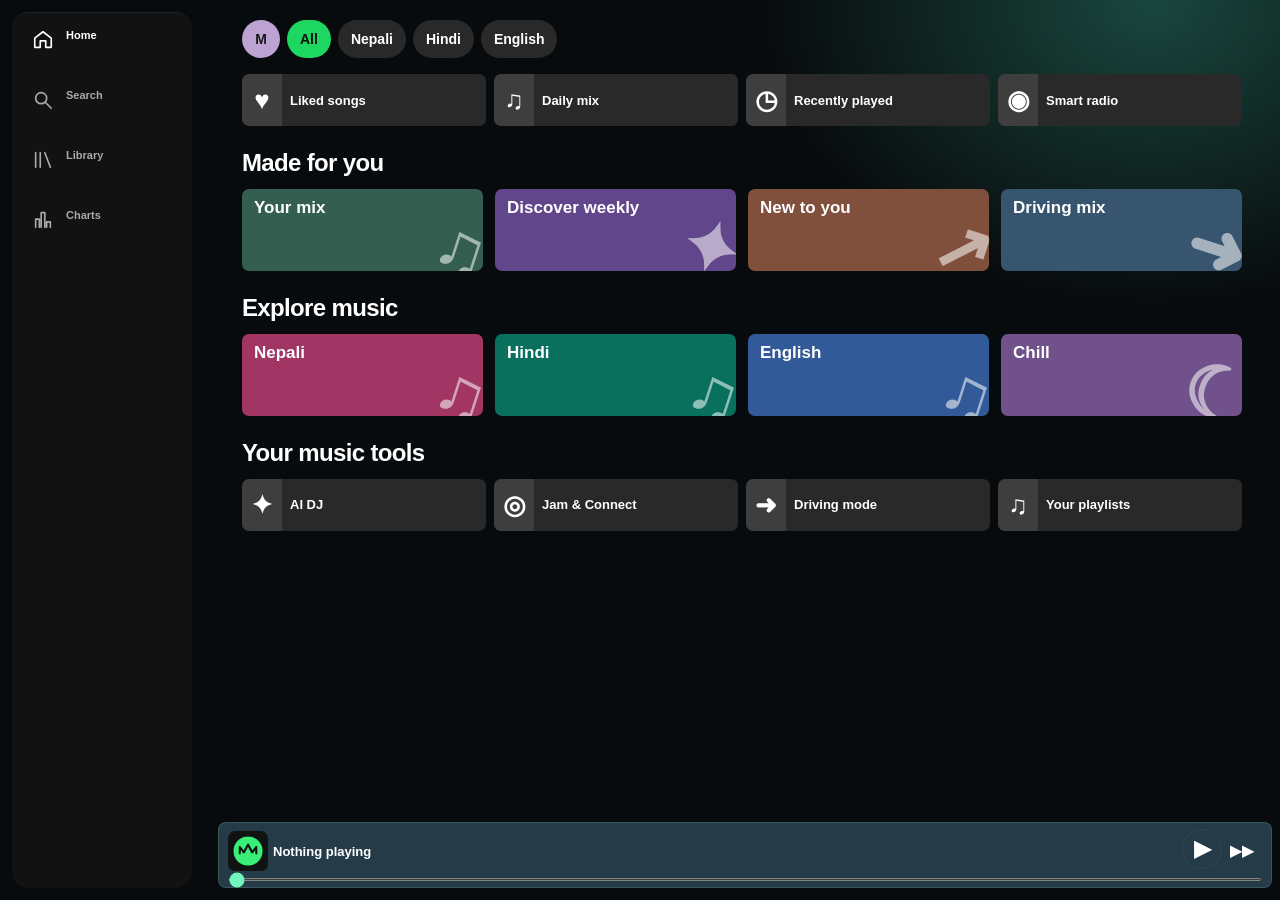
<file: index.html>
<!doctype html><html><head><meta charset="utf-8"><meta name="viewport" content="width=device-width,initial-scale=1,minimum-scale=1,maximum-scale=1,user-scalable=no,viewport-fit=cover"><meta name="theme-color" content="#101311"><link rel="manifest" href="manifest.json"><link rel="apple-touch-icon" href="icon.png"><link rel="icon" href="icon.png"><meta name="apple-mobile-web-app-capable" content="yes"><meta name="apple-mobile-web-app-title" content="Musicify"><title>Musicify</title><style>
*{box-sizing:border-box}body{margin:0;background:#101311;color:#f4f5ff;font:16px system-ui;padding:24px 18px 200px}main{max-width:850px;margin:auto}h1{font-size:34px;letter-spacing:-2px;margin:8px 0}small{color:#a9acc3}button,input,select{font:inherit;color:inherit;background:#25283a;border:0;border-radius:12px;padding:12px;margin:3px}button{cursor:pointer}button.active,.primary{background:#39ef78;color:#14200d;font-weight:bold}input{max-width:100%}section{background:#191c2a;border:1px solid #30344a;border-radius:22px;padding:16px;margin:16px 0}.hero{background:linear-gradient(125deg,#34336d,#1d483e);padding:26px}.track{display:flex;align-items:center;gap:10px;border-bottom:1px solid #30344a;padding:10px 0}.track img{width:48px;height:48px;border-radius:10px;object-fit:cover}.track div{flex:1;overflow-wrap:anywhere}.dock{position:fixed;bottom:0;left:0;right:0;background:#191c2a;border-top:1px solid #40445b;padding:12px 16px calc(12px + env(safe-area-inset-bottom));text-align:center;z-index:5}.dock input{width:min(95%,650px);padding:0;accent-color:#39ef78}.dock button{padding:10px 15px}.bars{display:flex;gap:4px;align-items:center;height:40px}.bars i{width:6px;background:#39ef78;border-radius:8px;height:12px}.playing .bars i{animation:pulse .7s infinite alternate}.bars i:nth-child(2n){animation-delay:.3s;height:28px}@keyframes pulse{to{height:38px}}.drive .track{font-size:22px}.drive button{min-height:52px}a{color:#39ef78}#status{color:#c2d7ac;overflow-wrap:anywhere}nav{display:flex;flex-wrap:wrap}label{display:block;margin:8px 0}</style><link rel="stylesheet" href="premium.css"><style>html,body{touch-action:pan-x pan-y;overscroll-behavior-x:none;-webkit-text-size-adjust:100%}input,textarea,select{font-size:16px!important}button,a{touch-action:manipulation}</style><script>for(const name of ['gesturestart','gesturechange','gestureend']) document.addEventListener(name,e=>{if(e.cancelable)e.preventDefault()},{passive:false});document.addEventListener('touchmove',e=>{if(e.touches.length>1&&e.cancelable)e.preventDefault()},{passive:false});document.addEventListener('dblclick',e=>{if(!e.target.closest('input,textarea,[contenteditable]')&&e.cancelable)e.preventDefault()},{passive:false});</script><link rel="stylesheet" href="design100.css"><link rel="stylesheet" href="signature.css"><link rel="stylesheet" href="dashboard110.css"><link rel="stylesheet" href="experience111.css"><link rel="stylesheet" href="playlist112.css"><link rel="stylesheet" href="intelligence120.css"><link rel="stylesheet" href="world122.css"><link rel="stylesheet" href="intelligence142.css"><link rel="stylesheet" href="clean148.css"><link rel="stylesheet" href="discovery149.css"><link rel="stylesheet" href="premium150.css"><link rel="stylesheet" href="taste151.css"><link rel="stylesheet" href="ultimate170.css"><link rel="stylesheet" href="features171.css"><link rel="stylesheet" href="pro175.css"></head><body><main><small>YOUR MUSIC. YOUR WORLD.</small><h1 style="display:flex;align-items:center;gap:10px"><img src="icon.png" alt="" width="48" height="48" style="border-radius:12px">Musicify<span style="color:#39ef78">.</span></h1><nav id="nav"></nav><section class="hero"><small>PERSONAL SOUND SYSTEM</small><h2 id="headline">Find your frequency.</h2><div class="bars"><i></i><i></i><i></i><i></i><i></i><i></i><i></i><i></i></div><p>Online discovery · Offline collection</p></section><div id="panel"></div><p id="status" role="status"></p></main><div class="dock"><img class="miniart" id="miniart" src="icon.png" alt=""><strong id="now" tabindex="0" role="button" aria-label="Expand player">Nothing playing</strong><br><input id="seek" type="range" min="0" max="100" value="0" aria-label="Seek"><div class="controls"><button id="shuffle">⤨</button><button id="prev">◀◀</button><button id="play" class="primary">▶</button><button id="next">▶▶</button><button id="repeat">↻</button></div><small id="clock">0:00 / 0:00</small></div><audio id="audio" preload="metadata"></audio><script src="app.js"></script><script src="advanced.js"></script><script src="youtube.js"></script><script src="premium.js"></script><script src="ultra.js"></script><script src="jam-qr.js"></script><script src="jam.js"></script><script src="smart.js"></script><script src="polish.js"></script><script src="discovery84.js"></script><script src="audius841.js"></script><script src="clean85.js"></script><script src="smart86.js"></script><script src="catalogue87.js"></script><script src="global89.js"></script><script src="lyrics90.js"></script><script src="audio91.js"></script><script src="dna92.js"></script><script src="dj93.js"></script><script src="mix94.js"></script><script src="providers95.js"></script><script src="connect96.js"></script><script src="design100.js"></script><script src="signature.js"></script><script src="lyrics101.js"></script><script src="performance105.js"></script><script src="ultimate109.js"></script><script src="dashboard110.js"></script><script src="experience111.js"></script><script src="playlist112.js"></script><script src="intelligence120.js"></script><script src="world122.js"></script><script src="music123.js"></script><script src="final130.js"></script><script src="background132.js"></script><script src="stream140.js"></script><script src="reliability141.js"></script><script src="intelligence142.js"></script><script src="playback143.js"></script><script src="discovery144.js"></script><script src="player145.js"></script><script src="free147.js"></script><script src="clean148.js"></script><script src="discovery149.js"></script><script src="premium150.js"></script><script src="taste151.js"></script><script src="ultimate170.js"></script><script src="features171.js"></script><script src="search175.js"></script><script src="pro175.js"></script></body></html>
</file>
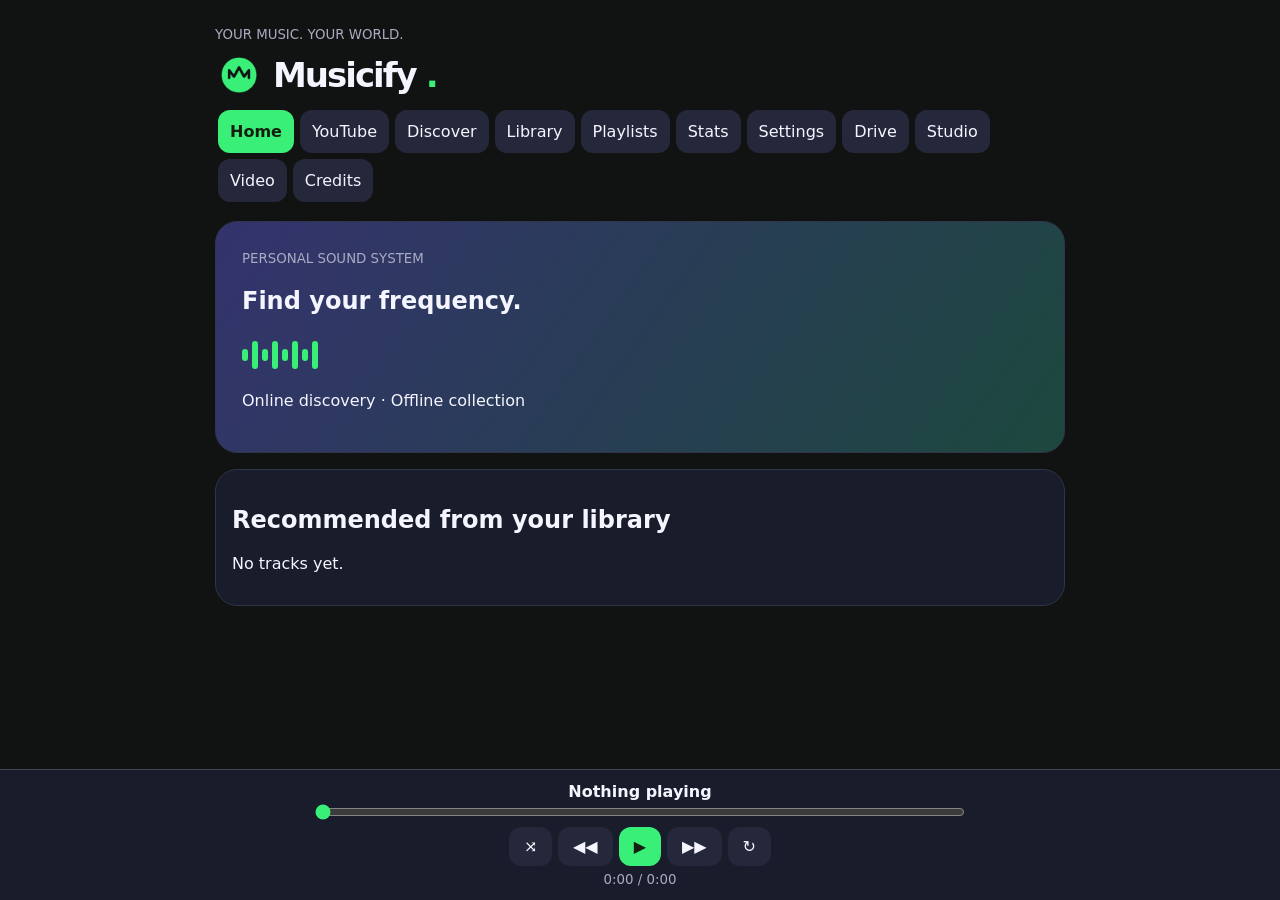
<file: pwa/index.html>
<!doctype html><html><head><meta charset="utf-8"><meta name="viewport" content="width=device-width,initial-scale=1,viewport-fit=cover"><meta name="theme-color" content="#101311"><link rel="manifest" href="manifest.json"><link rel="apple-touch-icon" href="icon.png"><link rel="icon" href="icon.png"><meta name="apple-mobile-web-app-title" content="Musicify"><title>Musicify</title><style>
*{box-sizing:border-box}body{margin:0;background:#101311;color:#f4f5ff;font:16px system-ui;padding:24px 18px 200px}main{max-width:850px;margin:auto}h1{font-size:34px;letter-spacing:-2px;margin:8px 0}small{color:#a9acc3}button,input,select{font:inherit;color:inherit;background:#25283a;border:0;border-radius:12px;padding:12px;margin:3px}button{cursor:pointer}button.active,.primary{background:#39ef78;color:#14200d;font-weight:bold}input{max-width:100%}section{background:#191c2a;border:1px solid #30344a;border-radius:22px;padding:16px;margin:16px 0}.hero{background:linear-gradient(125deg,#34336d,#1d483e);padding:26px}.track{display:flex;align-items:center;gap:10px;border-bottom:1px solid #30344a;padding:10px 0}.track img{width:48px;height:48px;border-radius:10px;object-fit:cover}.track div{flex:1;overflow-wrap:anywhere}.dock{position:fixed;bottom:0;left:0;right:0;background:#191c2a;border-top:1px solid #40445b;padding:12px 16px calc(12px + env(safe-area-inset-bottom));text-align:center;z-index:5}.dock input{width:min(95%,650px);padding:0;accent-color:#39ef78}.dock button{padding:10px 15px}.bars{display:flex;gap:4px;align-items:center;height:40px}.bars i{width:6px;background:#39ef78;border-radius:8px;height:12px}.playing .bars i{animation:pulse .7s infinite alternate}.bars i:nth-child(2n){animation-delay:.3s;height:28px}@keyframes pulse{to{height:38px}}.drive .track{font-size:22px}.drive button{min-height:52px}a{color:#39ef78}#status{color:#c2d7ac;overflow-wrap:anywhere}nav{display:flex;flex-wrap:wrap}label{display:block;margin:8px 0}</style></head><body><main><small>YOUR MUSIC. YOUR WORLD.</small><h1 style="display:flex;align-items:center;gap:10px"><img src="icon.png" alt="" width="48" height="48" style="border-radius:12px">Musicify<span style="color:#39ef78">.</span></h1><nav id="nav"></nav><section class="hero"><small>PERSONAL SOUND SYSTEM</small><h2 id="headline">Find your frequency.</h2><div class="bars"><i></i><i></i><i></i><i></i><i></i><i></i><i></i><i></i></div><p>Online discovery · Offline collection</p></section><div id="panel"></div><p id="status" role="status"></p></main><div class="dock"><strong id="now">Nothing playing</strong><br><input id="seek" type="range" min="0" max="100" value="0" aria-label="Seek"><div><button id="shuffle">⤨</button><button id="prev">◀◀</button><button id="play" class="primary">▶</button><button id="next">▶▶</button><button id="repeat">↻</button></div><small id="clock">0:00 / 0:00</small></div><audio id="audio" preload="metadata"></audio><script src="app.js"></script><script src="advanced.js"></script><script src="youtube.js"></script></body></html>
</file>
<file: premium.css>
:root{color-scheme:dark;--green:#1ed760}body{background:#121212;color:#fff;padding:18px 16px 210px;font-family:system-ui,-apple-system,sans-serif}main{max-width:1100px}main>small,.hero{display:none}h1{font-size:28px;letter-spacing:-1px}h2{font-size:23px;letter-spacing:-.6px}section{background:transparent;border:0;border-radius:0;padding:0;margin:24px 0}button,input,select,textarea{background:#282828;border-radius:24px;color:white}button.active,.primary{background:var(--green);color:#101010}small{color:#b3b3b3}#nav{position:fixed;bottom:0;left:0;right:0;z-index:10;background:#101010;display:flex;justify-content:space-around;padding:5px 4px calc(5px + env(safe-area-inset-bottom));flex-wrap:nowrap}#nav button{background:none;color:#aaa;font-size:11px;margin:0;padding:5px;display:grid;justify-items:center;gap:3px;min-width:55px}#nav button.active{color:white}#nav svg{width:24px;height:24px;fill:none;stroke:currentColor;stroke-width:1.8}.dock{bottom:calc(61px + env(safe-area-inset-bottom));background:#263d32;border:0;border-radius:9px;margin:0 8px;padding:8px;display:grid;grid-template-columns:44px 1fr auto;align-items:center;text-align:left;gap:6px}.dock #now{font-size:13px;overflow:hidden;text-overflow:ellipsis;white-space:nowrap}.dock br,.dock #clock,.dock #shuffle,.dock #prev,.dock #repeat{display:none}.dock input{grid-column:1/-1;grid-row:2;width:100%;height:3px;margin:0}.dock button{background:transparent;color:white;padding:8px;margin:0}.dock #play{font-size:22px}.dock .controls{display:flex}.miniart{width:44px;height:44px;object-fit:cover;border-radius:4px}.track{border:0;gap:12px;padding:9px 0}.track img{width:56px;height:56px;border-radius:4px}.track b{font-weight:600}.track button{background:transparent;padding:8px}.chips,.quick,.shelf{display:flex;gap:10px;overflow-x:auto;scrollbar-width:none}.quick{display:grid;grid-template-columns:1fr 1fr}.quick button{border-radius:5px;margin:0;text-align:left;padding:16px 10px;background:#292929}.shelf article{flex:0 0 150px;min-width:0}.shelf img{width:100%;aspect-ratio:1;object-fit:cover;border-radius:5px}.shelf button{background:none;text-align:left;padding:0;margin:0;width:100%}.shelf b{display:block;overflow:hidden;text-overflow:ellipsis;white-space:nowrap}.genres{display:grid;grid-template-columns:1fr 1fr;gap:12px}.genres button{margin:0;border-radius:8px;min-height:100px;text-align:left;font-size:19px;font-weight:700;align-content:start;padding:15px}.searchbar{display:flex;gap:4px}.searchbar input{background:#fff;color:#111;border-radius:6px;flex:1;min-width:0}.searchbar button{background:var(--green);color:#111}.moregrid{display:grid;grid-template-columns:1fr 1fr;gap:8px}.moregrid button{border-radius:8px;text-align:left}.fullplayer{position:fixed;inset:0;z-index:20;background:linear-gradient(#38594a,#121212 80%);padding: max(18px,env(safe-area-inset-top)) 24px 24px;overflow:auto}.fullplayer[hidden]{display:none}.fullplayer img{width:min(100%,380px);aspect-ratio:1;object-fit:cover;display:block;margin:30px auto}.fullplayer input{width:100%;accent-color:white}.fullplayer .bigcontrols{display:flex;justify-content:space-between;align-items:center}.fullplayer .bigcontrols button{background:none;font-size:23px}.fullplayer .bigcontrols button:nth-child(3){background:white;color:black;width:64px;height:64px;border-radius:50%}#ytPersistent{background:#181818;padding:12px;border-radius:8px}#ytPersistent[hidden]{display:none}body:has(#ytPersistent:not([hidden])) .fullplayer img{display:none}body:has(#ytPersistent:not([hidden])) .fullplayer{position:relative;inset:auto;z-index:auto;margin:10px 0} @media(min-width:850px){body{padding-left:200px}#nav{width:175px;top:0;bottom:0;flex-direction:column;justify-content:flex-start;gap:20px;padding-top:70px}#nav button{font-size:15px;display:flex;gap:12px;padding:12px} .dock{left:185px;bottom:8px}.genres{grid-template-columns:repeat(4,1fr)}}
/* V5 */
body{padding-top:calc(12px + env(safe-area-inset-top));background:linear-gradient(165deg,#23372e 0,#121212 300px);font-size:16px}main>h1{font-size:24px;margin:0 0 24px}h2{font-size:25px;margin:26px 0 14px}button{min-height:44px}input:not([type=range]):not([type=checkbox]),select{font-size:16px} .welcome{display:flex;align-items:center;justify-content:space-between;color:#b8c8bd;font-size:11px;letter-spacing:2px}.welcome button{font-size:22px;background:none}.quick button{min-height:64px;font-size:14px;background:linear-gradient(120deg,#385747,#262626)}.quick button:nth-child(3n){background:linear-gradient(120deg,#684254,#262626)}.genres button{position:relative;overflow:hidden;min-height:112px;isolation:isolate}.genres button:after{content:'♫';position:absolute;right:-6px;bottom:-20px;transform:rotate(23deg);font-size:100px;color:#ffffff35;z-index:-1}.shelf article{flex-basis: min(43vw,190px)}.shelf b{font-size:14px;margin-top:7px}.shelf small{display:block;overflow:hidden;text-overflow:ellipsis;white-space:nowrap}.searchbar{position:sticky;top:env(safe-area-inset-top);z-index:3;background:#121212;padding:6px 0}.searchbar input{min-height:48px}.hasresults .genres,.hasresults .genres~*{display:none}.hasresults h2:has(+.genres){display:none}.track div{min-width:0}.track b{display:-webkit-box;-webkit-line-clamp:2;-webkit-box-orient:vertical;overflow:hidden}.track small{font-size:13px}.dock{background:#304b3d}.dock #now{font-size:14px}.dock input{accent-color:#fff}.settingslist{display:flex;flex-direction:column}.settingslist button{background:#202020;padding:15px 18px;border-radius:8px}.connect input{display:block;width:100%;margin:8px 0}.connect{background:#202020;border-radius:16px;padding:16px}#v5notice{font-size:13px;color:#b3b3b3;margin-top:18px}#nav button{min-height:50px}.fullplayer{margin:0}.fullplayer #fulltitle{overflow-wrap:anywhere}@media(min-width:850px){.shelf article{flex-basis:190px}}
/* Ultra player */
.fullplayer{overflow-y:auto!important;padding:calc(14px + env(safe-area-inset-top)) 24px calc(32px + env(safe-area-inset-bottom))!important;background:linear-gradient(#365748,#121212 70%)!important}.fullplayer #fullart{width:min(100%,380px);height:auto;aspect-ratio:1;object-fit:cover;margin:24px auto;display:block;border-radius:8px}.fullplayer #fulltitle{font-size:24px;line-height:1.2;display:-webkit-box;-webkit-line-clamp:2;-webkit-box-orient:vertical;overflow:hidden;margin:12px 0 4px}.fullplayer #uArtist{color:#ccc;margin:0 0 18px}.uactions{display:flex;flex-wrap:wrap;justify-content:space-between;gap:4px}.uactions button{background:#ffffff15;font-size:13px;padding:8px}.ulyric,.udna{background:#ffffff14;border:0;border-radius:18px;padding:18px;margin:20px 0}.ulyric header{display:flex;justify-content:space-between;align-items:center}.ulyric h2,.udna h2{margin:0 0 12px;font-size:22px}#uLines{max-height:260px;overflow:auto;position:relative;white-space:pre-wrap}#uLines button{display:block;text-align:left;background:none;color:#aab7af;font-size:23px;font-weight:700;line-height:1.4;padding:8px 0;width:100%}#uLines button.active{color:white;background:none}.lyricsExpanded #uLines{max-height:65vh}#uSheet{background:#242424;color:white;border:0;border-radius:22px;width:min(94vw,480px);max-height:80vh;padding:22px}#uSheet::backdrop{background:#0009}#uSheet button,#uSheet input,#uSheet textarea{display:block;width:100%;margin:8px 0}#uSheet textarea{background:#333;color:white;font-size:16px}

.fullplayer #fulltitle{min-height:2.4em;overflow-anchor:none}.fullplayer #uArtist{min-height:1.4em}.fullplayer #fullart{flex-shrink:0}.fullplayer{overscroll-behavior:contain}#uLines{overflow-anchor:none}

.jam82 .jamhero{background:#242424;border-radius:24px;padding:24px;text-align:center;margin:20px 0}.jam82 .primary{background:#1ed760;color:#101010;font-weight:700;width:100%;padding:16px}.jam82 button[hidden],.jam82 details[hidden]{display:none!important}
/* 8.3 layout corrections */
.fullplayer{margin:0!important;border-radius:0;box-sizing:border-box;overscroll-behavior:contain}.fullplayer #fullart{width:min(100%,340px,40dvh);margin:16px auto}.fullplayer #fulltitle{min-height:0;font-size:clamp(20px,5vw,26px)}.fullplayer #uArtist{margin-bottom:10px}.fullplayer .bigcontrols button{margin:0;padding:8px}.uactions{gap:6px;justify-content:space-between}.uactions button{flex:1 1 auto;margin:0}.fullplayer #fullseek{margin:8px 0}.fullplayer #collapse{margin:0 8px 0 0}.settingslist button{display:flex;justify-content:space-between;align-items:center;margin:0}.settingslist button span{color:#aaa}.muted{color:#aaa}.devicecard{padding:16px;border-radius:14px;background:#343434}.devicecard p{margin:6px 0;color:#1ed760}#uSheet{box-sizing:border-box;margin:auto auto max(12px,env(safe-area-inset-bottom));max-height:85dvh;overflow:auto}#uSheet .primary{color:#111;background:#1ed760}.jam82 #jamQueue p{padding:12px;background:#242424;border-radius:10px}.jam82 #jamInfo{color:#b3b3b3}.jam82 button{min-height:44px}.jam82 #jamCopy{background:#1ed760;color:#111;font-weight:700}.jam82 #jamQueue button{float:none}.jam82 #jamAdd{background:#343434}html{background:#121212;min-height:100%}body{min-height:100dvh;box-sizing:border-box}#panel{min-height:45vh}
.m84search #query{width:100%;border-radius:24px;background:#292929;padding:14px 18px;margin:0 0 8px}.m84history{display:flex;flex-wrap:wrap;align-items:center;gap:4px}.m84history button{font-size:13px;padding:8px 12px}.m84search .track{border-bottom:1px solid #ffffff12}.m84search .track img{border-radius:8px}button:focus:not(:focus-visible){outline:none}
/* 8.5 minimal audio-first layout */
body{background:#0c0c0e!important}main{padding-top:0!important}main>h1{font-size:26px!important;letter-spacing:-1px}main>h1 img{width:32px;height:32px}main>.hero,main>small{display:none!important}#panel section.search85{padding:0;background:none;border:0;margin:12px 0}.search85 input{width:100%;margin:0 0 14px;background:#252529;border-radius:22px}.search85 h2,.home85head h2{font-size:28px}.home85head{display:flex;align-items:center;justify-content:space-between}.home85head button{background:#242426}.chart85{padding:24px;border-radius:18px;background:linear-gradient(140deg,#5633a0,#ad3658);margin:12px 0}.chart85 h2{font-size:32px}.nav85icon{display:block;font-size:25px;line-height:1}.stream85{padding:14px;background:#202024;border-radius:14px;margin:10px 0}.stream85 input{display:block;width:100%;margin:6px 0}.stream85 summary{cursor:pointer}.stream85 small{display:block}.library85{margin:12px 0}#nav{border-radius:24px 24px 0 0;background:#171719!important}#nav button{flex:1}.dock{border-radius:12px;margin:0 8px;background:#293b34!important}body[data-screen=Discover] #panel{min-height:35vh}
</file>
<file: design100.css>
:root{--green:#39ef78;--surface100:#181b1c}body{background:radial-gradient(ellipse at 20% 0,#18372c 0,transparent 360px),#0b0d0e!important;color:#f5f7f6}main>h1{margin-bottom:14px!important}#panel h2{letter-spacing:-.7px}#panel h3{letter-spacing:-.3px}button{transition:background .15s ease}button:focus-visible,summary:focus-visible{outline:2px solid #39ef78;outline-offset:3px}button:active{filter:brightness(.88)}.eyebrow100{font-size:10px;letter-spacing:2px;color:#a8c8b5}.home85head h2{margin:5px 0 16px}.feature100{background:linear-gradient(125deg,#174d3c,#263a53);padding:22px;border-radius:24px;margin:8px 0 18px;box-shadow:0 12px 35px #0003}.feature100 h2{font-size:29px;line-height:1.12;margin:10px 0}.feature100 p{color:#d3e4dc;font-size:14px}.feature100 small{letter-spacing:1.6px}.feature100 button{margin:5px 0 0;border-radius:30px;padding:12px 20px}.quick button{border-radius:13px!important;background:#222a29!important}.genres button{border-radius:16px!important;min-height:92px}.art100{display:flex;gap:14px;overflow-x:auto;scroll-snap-type:x proximity;padding-bottom:10px}.art100 button{flex:0 0 min(40vw,175px);min-width:0;text-align:left;background:none;padding:0;margin:0;scroll-snap-align:start}.art100 img,.artfallback100{display:grid;place-items:center;width:100%;aspect-ratio:1;object-fit:cover;border-radius:15px;background:#243a34;font-size:48px}.art100 b,.art100 small{display:block;overflow:hidden;text-overflow:ellipsis;white-space:nowrap;margin-top:6px}.group100{background:#191d1e;border:1px solid #ffffff0d;border-radius:15px;margin:10px 0;padding:0 14px}.group100>summary{padding:17px 0;cursor:pointer;font-weight:650}.group100>section{margin:0 0 12px;padding:12px;background:#101415;border-radius:12px}.group100 input:not([type=checkbox]):not([type=range]){max-width:100%}.librarytools100{margin:10px 0}.settingslist{gap:7px}.settingslist button{border-radius:12px;background:#191d1e}.track img{border-radius:10px}.track{border-bottom:1px solid #ffffff08}.dock{background:#253b33!important;box-shadow:0 5px 24px #0007;border:1px solid #ffffff15;border-radius:16px!important}#nav{background:#111617!important;border-top:1px solid #ffffff10}#nav button.active{color:#39ef78}#nav svg{width:24px;height:24px}.fullplayer{background:radial-gradient(ellipse at 50% 12%,#395e50,#111719 65%)!important}.fullplayer #fullart{border-radius:20px;box-shadow:0 20px 40px #0005;width:min(100%,390px,44dvh)}.fullplayer .bigcontrols button:nth-child(3){background:#39ef78;color:#101510}.uactions button{border-radius:20px}.ulyric,.udna{border:1px solid #ffffff12;background:#ffffff0b}.search85 input{border:1px solid #ffffff18}.search85 input:focus{outline:1px solid #39ef78}body[data-screen=More] #panel>section,body[data-screen=Settings] #panel>section{background:#181d1e}@media(prefers-reduced-motion:reduce){button{transition:none}}
</file>
<file: signature.css>
:root{--green:#72f5bd;--ink:#080b0d;--muted:#a2afae;color-scheme:dark}html{background:#080b0d}body{background:radial-gradient(ellipse at 90% 0,#16352e 0,transparent 420px),#080b0d!important;font-family:-apple-system,BlinkMacSystemFont,'Segoe UI',sans-serif;padding:calc(18px + env(safe-area-inset-top)) 20px 190px;color:#f6faf8}main{max-width:1000px}main>h1{font-size:25px!important;letter-spacing:-1.4px!important;margin:0 0 30px!important}main>h1 img{width:36px;height:36px;border-radius:12px!important}small{color:var(--muted)}#panel h2{font-size:26px;letter-spacing:-1.2px;line-height:1.12}#panel h3{font-size:18px;letter-spacing:-.4px}button,input,select,textarea{background:#171e22;border:1px solid #ffffff0c;border-radius:14px}button{font-weight:600}button.primary,button.active,.primary{background:var(--green);color:#082219}section{background:#11171a;border:1px solid #ffffff0c;border-radius:22px}#panel .home85head h2{font-size:36px;letter-spacing:-2px;margin:6px 0 20px}.eyebrow100{color:#72f5bd;letter-spacing:2.5px;font-weight:700}.feature100{position:relative;isolation:isolate;overflow:hidden;background:linear-gradient(125deg,#174f42,#102b30 65%,#101c25);min-height:230px;padding:25px;border:1px solid #75eac32b;border-radius:28px}.feature100:after{content:'';position:absolute;z-index:-1;width:240px;height:240px;right:-75px;top:-25px;border-radius:50%;background:repeating-radial-gradient(circle,#8cf8d022 0 1px,transparent 2px 12px);transform:rotate(-20deg)}.feature100 h2{font-size:34px!important;max-width:260px;letter-spacing:-1.8px!important}.feature100 p{max-width:245px}.feature100 button{background:#72f5bd;color:#082219}.quick{gap:10px}.quick button{background:#141d20!important;border:1px solid #ffffff10;border-radius:18px!important;display:flex;align-items:center;gap:10px;min-height:68px}.quick svg{width:22px;height:22px;stroke:#72f5bd;fill:none;flex-shrink:0}.genres button{min-height:112px;border-radius:20px!important;box-shadow:inset 0 0 0 1px #ffffff18}.art100 button{flex-basis:min(43vw,185px)}.art100 img,.artfallback100{border-radius:19px}.art100 b{font-size:15px}.track{padding:10px 4px;gap:13px;border-bottom:1px solid #ffffff0b}.track img{width:58px;height:58px;border-radius:13px}.track small{color:#a2afae}.track button{border:0}.search85 input{background:#151f23!important;color:white;border:1px solid #ffffff1a;border-radius:17px;padding:16px 18px 16px 48px!important}.signature-search{position:relative}.signature-search:before{content:'⌕';position:absolute;left:16px;top:7px;font-size:30px;color:#72f5bd;pointer-events:none}.chart85{background:linear-gradient(130deg,#3b285e,#162c42 75%);border-radius:28px;padding:30px;border:1px solid #ffffff20}.chart85 h2{font-size:40px!important}.group100,.settingslist button,.librarytools100 details{background:#131b1e;border:1px solid #ffffff0e;border-radius:18px}.group100>summary{padding:20px 0}.group100>section{background:#0b1114}.dock{bottom:calc(80px + env(safe-area-inset-bottom));margin:0 14px;background:#1a302c!important;border:1px solid #a3ffda25;border-radius:20px!important;padding:10px;grid-template-columns:48px minmax(0,1fr) auto;box-shadow:0 12px 32px #0009}.miniart{width:48px;height:48px;border-radius:12px}.dock #play{background:#72f5bd;color:#082219;border-radius:50%;width:44px;height:44px;padding:0}.dock #next{border:0}.dock input{accent-color:#72f5bd}#nav{left:12px;right:12px;bottom:calc(8px + env(safe-area-inset-bottom));padding:6px!important;border:1px solid #ffffff15;border-radius:24px!important;background:#121a1eee!important;backdrop-filter:blur(20px);box-shadow:0 8px 28px #0009;gap:4px}#nav button{border:0;border-radius:17px;color:#a2afae;min-width:0}#nav button.active{background:#25453d;color:#72f5bd}#nav svg{stroke-linecap:round;stroke-linejoin:round}.fullplayer{background:radial-gradient(ellipse at 50% 0,#30564e,#0a1114 65%)!important;padding-left:max(24px,calc((100vw - 460px)/2))!important;padding-right:max(24px,calc((100vw - 460px)/2))!important}.fullplayer #fullart{width:min(100%,420px,45dvh);border-radius:26px;box-shadow:0 24px 55px #0008;margin:24px auto}.fullplayer #fulltitle{font-size:29px;letter-spacing:-1px}.fullplayer .bigcontrols button:nth-child(3){background:#72f5bd;color:#082219;width:72px;height:72px}.fullplayer .bigcontrols button{border:0}.fullplayer input{accent-color:#72f5bd}.uactions button{background:#ffffff0b;border:1px solid #ffffff12}.ulyric,.udna{background:#ffffff08;border-radius:24px;padding:22px}#uLines button.active{color:#72f5bd}dialog,#uSheet{background:#152024;border:1px solid #ffffff18;border-radius:28px;color:white}textarea{max-width:100%;color:white}button:focus-visible,input:focus-visible,summary:focus-visible{outline:2px solid #72f5bd;outline-offset:2px}@media(min-width:850px){body{padding-left:220px}#nav{top:20px;left:16px;right:auto;bottom:20px;width:180px;padding:20px 10px!important;gap:12px}#nav button{flex:0;min-height:58px}.dock{left:210px;bottom:16px}.feature100{min-height:250px}.quick{grid-template-columns:repeat(4,1fr)}}@media(prefers-reduced-motion:reduce){*{animation:none!important;transition:none!important}}
</file>
<file: dashboard110.css>
body[data-screen=Home]{background:radial-gradient(ellipse at 90% 0,#19473e 0,transparent 390px),#080b0d!important}.feature100{min-height:270px;background:linear-gradient(145deg,#236b56,#153c38 48%,#101b27)!important;box-shadow:0 20px 40px #0009,inset 0 1px 1px #b7ffe74d,inset 0 -3px 0 #0005;perspective:650px}.feature100 h2,.feature100 p{position:relative;z-index:2;max-width:65%}.feature100 button{position:relative;z-index:2;box-shadow:0 5px 0 #27866a,0 9px 20px #0005}.disc110{position:absolute;right:-48px;top:38px;width:190px;height:190px;border-radius:50%;transform:rotateY(-28deg) rotateZ(-18deg);background:repeating-radial-gradient(circle,#1c292c 0 2px,#0b1115 3px 6px);border:2px solid #78948c;box-shadow:8px 8px 0 #080d10,18px 22px 30px #0009,inset 0 0 22px #75f6bd44;pointer-events:none}.disc110:before{content:'';position:absolute;inset:35%;border-radius:50%;background:radial-gradient(circle,#081311 0 8%,#a9ffe0 9% 12%,#287c64 13%,#72f5bd 75%,#174d42 76%)}.disc110:after{content:'';position:absolute;inset:0;border-radius:50%;background:conic-gradient(from 30deg,transparent,#b5ffe33b,transparent 35%,transparent 60%,#a8d7ff30,transparent)}.quick110 button,.genres button{position:relative;overflow:hidden;box-shadow:0 5px 0 #080c10,0 12px 18px #0005,inset 0 1px 0 #ffffff26!important;transition:transform .15s}.quick110 button{background:linear-gradient(145deg,#253a3c,#10191d)!important}.quick110 button:active,.genres button:active{transform:translateY(3px)}.genres button{isolation:isolate;text-align:left;padding:16px!important}.genre110{position:absolute;right:0;bottom:-12px;font-size:85px;line-height:1;color:#ffffff55;transform:rotate(-18deg);text-shadow:4px 5px 0 #0004;z-index:-1}.art100 img{box-shadow:0 8px 15px #0007}.uactions{display:flex!important;flex-wrap:wrap;gap:8px}.uactions button{min-height:44px}.uactions #saveOffline110{flex-basis:100%;background:#72f5bd;color:#09251c;font-weight:750}.hint110{font-size:13px;color:#a2afae}#notice110{position:fixed;z-index:99999;left:16px;right:16px;bottom:calc(150px + env(safe-area-inset-bottom));padding:14px;background:#243c35;border:1px solid #72f5bd66;border-radius:14px;color:white;box-shadow:0 8px 24px #0009;pointer-events:none}#notice110[hidden]{display:none}@media(max-width:380px){.disc110{width:150px;height:150px;right:-48px}.feature100 h2{font-size:29px!important}}@media(prefers-reduced-motion:reduce){.quick110 button,.genres button{transition:none}}
</file>
<file: experience111.css>
.feature100 .disc110{animation:float111 7s ease-in-out infinite;will-change:transform}.quick110 button{transition:transform .18s,box-shadow .18s}.quick110 button:active{transform:perspective(400px) rotateX(7deg) translateY(3px)}@keyframes float111{0%,100%{transform:translateY(0) rotateY(-28deg) rotateZ(-18deg)}50%{transform:translateY(-9px) rotateY(-18deg) rotateZ(-10deg)}}#full{isolation:isolate}#full:before{content:'';position:absolute;inset:0;background-image:linear-gradient(180deg,#080b0d55,#080b0df5 75%),var(--art111,none);background-size:cover;background-position:center;filter:blur(24px);opacity:.55;z-index:-1;pointer-events:none}#sleep111{border:1px solid #72f5bd44}#saveOffline110:disabled{opacity:.8} @media(prefers-reduced-motion:reduce){.feature100 .disc110{animation:none}.quick110 button{transition:none}}
</file>
<file: playlist112.css>
#playlist112{background:#111b19;color:#f6faf8;border:1px solid #36554a;border-radius:24px;width:min(92vw,560px);max-height:85dvh;padding:18px;overflow:auto;box-sizing:border-box}#playlist112::backdrop{background:#000b;backdrop-filter:blur(5px)}.pl112head{display:flex;align-items:center;justify-content:space-between;gap:12px;margin:12px 0}.pl112head h2{margin:0}#query112{width:100%;box-sizing:border-box;font-size:16px}#found112 .pl112row{display:grid;grid-template-columns:44px minmax(0,1fr) 44px;align-items:center;gap:10px}#found112 img{width:44px;height:44px;object-fit:cover;border-radius:8px}#found112 button{min-height:44px;color:#72f5bd;font-size:22px}#found112 button:disabled{opacity:.6}#done112{width:100%;margin-top:12px}#more112[hidden]{display:none}
</file>
<file: intelligence120.css>
#dialog120{width:min(94vw,560px);max-height:85dvh;overflow:auto;background:#121b20;color:#f4f8f6;border:1px solid #36554b;border-radius:24px;padding:18px}#dialog120::backdrop{background:#000b}#dialog120 header{display:flex;justify-content:space-between;align-items:center}#dialog120 input{width:100%;margin:8px 0}#dialog120 .track{display:flex;align-items:center;gap:8px}#dialog120 .track>div{flex:1}.hub120 button{margin:4px}.cover120{width:120px;height:120px;display:grid;place-items:center;background:linear-gradient(135deg,#126c58,#161e3b);border-radius:18px;font-size:48px;overflow:hidden}.cover120 img{width:100%;height:100%;object-fit:cover}.preview120{text-align:center}.preview120>img,.preview120>.cover120{width:min(100%,320px);aspect-ratio:1;height:auto;object-fit:cover;border-radius:24px;margin:auto;box-shadow:0 16px 40px #0008}.preview120 button{margin:5px}#tools120{margin:12px 0}
</file>
<file: world122.css>
.worldhead122{display:flex;align-items:center;justify-content:space-between;gap:8px}.worldhead122 button{font-size:12px}.worldgrid122{display:grid;grid-template-rows:repeat(2,auto);grid-auto-flow:column;grid-auto-columns:120px;overflow-x:auto;gap:10px;padding:8px 2px 14px;scroll-snap-type:x proximity}.worldcard122{aspect-ratio:1;display:flex;flex-direction:column;justify-content:center;align-items:center;gap:8px;background:linear-gradient(145deg,hsl(var(--h) 70% 55%),hsl(var(--h) 70% 30%));color:white;border:1px solid #ffffff25;border-radius:16px;scroll-snap-align:start;box-shadow:inset 0 1px 0 #ffffff40}.worldcard122 strong{font-size:21px}.worldcard122 small{color:white;font-size:11px}.global122{width:100%;padding:16px}.worlddialog122{background:#171c20;color:white;border:1px solid #ffffff30;border-radius:20px;width:min(92vw,420px);max-height:75dvh;padding:16px}.worlddialog122::backdrop{background:#0009}.worlddialog122 header{display:flex;justify-content:space-between;align-items:center}.worlddialog122 input{width:100%;box-sizing:border-box}.worlddialog122 #countrylist122{max-height:50dvh;overflow:auto}.worlddialog122 #countrylist122 button{display:block;width:100%;text-align:left;padding:14px;border-bottom:1px solid #ffffff15}.rank122{font-size:12px;min-width:18px;color:#aaa}
</file>
<file: intelligence142.css>
.version142{font-size:12px!important;letter-spacing:0;color:#b9d5c5;background:#24352c;margin-left:auto}.about142{background:#121815;color:#f4f5f4;border:1px solid #34443b;border-radius:20px;width:min(94vw,560px);max-height:85dvh;overflow:auto;padding:20px}.about142 header{display:flex;align-items:center;justify-content:space-between}.about142::backdrop{background:#000a}.hub142 button{min-height:48px}.reduce142 *, .reduce142 *::before,.reduce142 *::after{animation:none!important;transition:none!important}@media(prefers-reduced-motion:reduce){*{animation:none!important;transition:none!important}}button:focus-visible,a:focus-visible{outline:2px solid #71efaa;outline-offset:2px}
</file>
<file: clean148.css>
:root{--green:#72f5bd;--muted:#9baaa5}body{background:linear-gradient(160deg,#142a23 0,#0b100f 300px,#0b100f 100%)!important;padding:calc(12px + env(safe-area-inset-top)) 16px 170px;font-size:15px}main>h1{margin:0 0 16px!important;font-size:24px!important}main>h1 img{width:32px;height:32px}#panel h2{font-size:23px;margin:20px 0 10px}#panel h3{font-size:16px;margin:16px 0 8px}#panel section{background:transparent;border:0;border-radius:0;padding:0;margin:16px 0}#panel p{line-height:1.45}#panel button{font-size:14px;min-height:42px;padding:9px 12px;border-radius:10px}#panel .home85head h2{font-size:29px;margin:4px 0 10px}.home85head{margin-bottom:8px}.eyebrow100{display:none}.quick{gap:8px}.quick button{min-height:48px!important;border-radius:10px!important;padding:9px!important}.quick svg{width:19px;height:19px}.art100{gap:10px}.art100 button{flex-basis:min(34vw,145px);padding:0!important}.art100 img,.artfallback100{border-radius:9px}.art100 b{font-size:13px}.art100 small{font-size:12px}.mix148{display:flex;flex-wrap:wrap;gap:6px}.mix148 h2{flex-basis:100%}.mix148 button{margin:0;background:#1b2723;border-radius:999px!important;min-height:38px!important}.feature100{min-height:165px;padding:18px;border-radius:16px}.feature100 h2{font-size:25px!important;max-width:210px}.feature100 p{font-size:13px;max-width:190px}.disc110{opacity:.5}.genres{gap:8px}.genres button{min-height:65px!important;border-radius:12px!important;font-size:16px}.genre110{opacity:.45}.fold148{border:1px solid #ffffff12;border-radius:12px;margin:10px 0;padding:0 12px;background:#151d1a}.fold148>summary{padding:14px 0;font-weight:650;cursor:pointer}.fold148>section{margin:8px 0!important}.lib148{display:grid;grid-template-columns:1fr 1fr;gap:8px;margin:10px 0 18px}.lib148 button{margin:0;text-align:left}.search148 .signature-search input{width:100%;margin:0;padding:12px 12px 12px 42px!important;border-radius:12px}.signature-search:before{top:3px}.filters105{margin:8px 0}.filters105 label{font-size:12px;color:var(--muted)}.filters105 select{padding:7px 12px;min-height:36px}.search148 .m84history{display:flex;overflow:auto;align-items:center;gap:5px}.search148 .m84history button{white-space:nowrap}.search148 .sub148{background:transparent;color:var(--muted);font-size:12px!important}.track{gap:9px;padding:8px 0;min-height:60px}.track img,.track>span:first-child{width:46px;height:46px;flex:0 0 46px;border-radius:8px;object-fit:cover}.track>span:first-child{display:grid;place-items:center;background:#25332d}.track>div{min-width:0}.track b,.track small{display:block;overflow:hidden;text-overflow:ellipsis;white-space:nowrap}.track br{display:none}.track b{font-size:14px}.track small{font-size:12px;margin-top:4px}.track button{min-width:36px;min-height:44px;padding:5px!important;margin:0;background:transparent!important}.track button:disabled{opacity:.3}.dock{bottom:calc(63px + env(safe-area-inset-bottom));margin:0 8px;padding:6px 9px;grid-template-columns:40px minmax(0,1fr) auto;border-radius:12px!important;gap:5px}.miniart{width:40px;height:40px;border-radius:7px}.dock #play{width:40px;height:40px;min-height:40px}.dock #next{min-width:40px}.dock #now{font-size:13px}#nav{left:0;right:0;bottom:0;border-radius:0!important;padding:4px 8px calc(4px + env(safe-area-inset-bottom))!important;border:0;border-top:1px solid #ffffff10;box-shadow:none}#nav button{min-height:48px;border-radius:10px;font-size:11px}#nav button.active{background:transparent;color:#72f5bd}#nav svg{width:22px;height:22px}.fullplayer #fullart{border-radius:15px}.uactions{gap:6px}.uactions button{font-size:13px;padding:8px}.version142{font-size:11px!important;padding:6px 9px;min-height:32px}.group100>summary{padding:14px 0}#status{font-size:12px;color:var(--muted)}[hidden]{display:none!important}@media(min-width:850px){body{padding-left:220px}#nav{left:12px;right:auto;top:12px;bottom:12px;width:180px;border-radius:16px!important}.dock{left:210px;bottom:12px}}
</file>
<file: discovery149.css>
.chips149{display:flex;gap:6px;overflow-x:auto;padding:4px 0;scrollbar-width:none}.chips149 button{white-space:nowrap;flex:none;background:#1b2723;border-radius:999px!important;margin:0}.explore149 #explore149out .track{min-height:56px}.explore149 h3{color:#a9bcb3;font-weight:500}.search148 [data-ytmatch130]{font-size:11px!important;white-space:nowrap;color:#72f5bd}.explore149 #explore149out:empty{display:none}
</file>
<file: premium150.css>
/* Compact, low-motion player and navigation. */
:root{color-scheme:dark}body{background:linear-gradient(165deg,#14251f 0,#0b100f 240px)!important}#panel{min-width:0}#panel .track{border-bottom:1px solid #ffffff0b}#panel .track img{background:#24332d}#panel .track button:active,.quick button:active{background:#ffffff12!important}#nav button{transition:color .12s ease,background .12s ease}#nav button.active{background:#18332a!important;border-radius:12px}#nav button:focus-visible,button:focus-visible,summary:focus-visible{outline:2px solid #72f5bd;outline-offset:2px}.dock{box-shadow:0 5px 20px #0005;background:#19332b!important}.fullplayer{background:linear-gradient(155deg,#29483d,#101815 58%,#0b100f)!important}.fullplayer #collapse{width:44px;height:44px;border:0;background:#ffffff0d;font-size:26px;vertical-align:middle}.fullplayer #fullart{width:min(100%,390px,43dvh);margin:16px auto 22px;border-radius:18px;box-shadow:0 12px 32px #0005}.fullplayer #fulltitle{font-size:clamp(22px,6vw,30px);letter-spacing:-.5px}.fullplayer #uArtist{color:#a9bcb3}.fullplayer .bigcontrols{margin:12px 0 18px}.fullplayer .bigcontrols button{min-width:44px;min-height:44px}.fullplayer .bigcontrols button:nth-child(3){width:66px;height:66px}.fullplayer .uactions{justify-content:flex-start}.fullplayer .uactions button{min-height:44px;background:#ffffff0b;border:1px solid #ffffff12}.playerMore150{margin:12px 0;border-top:1px solid #ffffff15}.playerMore150 summary{padding:14px 0;color:#b3c5bc;cursor:pointer}.search148 #query{background:#1a2622;border:1px solid #ffffff15}.search148 #query:focus{border-color:#72f5bd}.art100 img,.track img{content-visibility:auto}@media(prefers-reduced-motion:reduce){*,*::before,*::after{animation-duration:.01ms!important;transition-duration:.01ms!important;scroll-behavior:auto!important}}
</file>
<file: taste151.css>
.taste151{margin:16px 0}.taste151artist{padding:8px 0;border-bottom:1px solid #ffffff14}.taste151 #taste151out:empty{display:none}.taste151 #taste151out{margin-top:10px}.taste151 .track{min-height:56px}
</file>
<file: ultimate170.css>
:root{--green:#1ed760;--muted:#aaa;color-scheme:dark}html,body{background:#121212!important}body{padding:calc(12px + env(safe-area-inset-top)) 16px calc(150px + env(safe-area-inset-bottom));color:#fff}main>small,main>h1,main>.hero{display:none!important}#panel{padding:0!important}#panel h2{font-size:24px;letter-spacing:-.65px;margin:24px 0 12px}#panel .u170head{display:flex;align-items:center;gap:7px;margin:8px 0 16px;overflow-x:auto}#panel .u170head h2{margin:0;flex:1}#panel .u170head button{white-space:nowrap;border:0;border-radius:999px;background:#292929;margin:0;min-height:38px;padding:8px 13px}#panel .u170head .u170avatar{background:#bca3d3;color:#171717;width:38px;flex:0 0 38px;padding:0}#panel .u170head .u170active{background:#1ed760;color:#101010}.u170grid{display:grid;grid-template-columns:repeat(2,minmax(0,1fr));gap:12px}.u170grid button{position:relative;overflow:hidden;text-align:left;min-height:100px!important;border:0!important;border-radius:7px!important;margin:0;color:white;display:flex;align-items:flex-start;justify-content:flex-start}.u170grid button b{position:relative;z-index:1;font-size:17px;max-width:80%}.u170grid button span{position:absolute;right:-4px;bottom:-13px;font-size:70px;line-height:1;transform:rotate(18deg);opacity:.55}.u170quick{gap:8px}.u170quick button{min-height:56px!important;align-items:center;padding-left:48px!important;background:#292929!important}.u170quick button b{font-size:13px;max-width:100%}.u170quick button span{left:0;right:auto;bottom:0;top:0;width:40px;display:grid;place-items:center;font-size:26px;transform:none;background:#ffffff19;opacity:1}.u170rail{display:flex;gap:13px;overflow-x:auto;scroll-snap-type:x proximity;scrollbar-width:none}.u170rail button{flex:0 0 min(37vw,155px);min-width:0;display:block;text-align:left;background:none!important;border:0!important;padding:0!important;margin:0;scroll-snap-align:start}.u170rail img{width:100%;aspect-ratio:1;object-fit:cover;border-radius:5px;background:#292929}.u170rail b,.u170rail small{display:block;white-space:nowrap;overflow:hidden;text-overflow:ellipsis;margin-top:5px}.u170rail small{color:#aaa}.search148 #query{background:#fff!important;color:#111!important;border:0!important;border-radius:6px!important;min-height:48px;font-size:16px}.search148 #query::placeholder{color:#444}.search148 .signature-search:before{color:#111}.search148:not(.u170query) #results,.search148:not(.u170query) #ytOut130,.search148:not(.u170query) #audioLabel148,.search148:not(.u170query) #ytLabel148,.search148:not(.u170query) .u170filters,.search148 .sub148{display:none!important}.u170filters{margin:12px 0;color:#aaa}.u170library button{display:flex;align-items:center;text-align:left;gap:12px;width:100%;background:transparent!important;border:0!important;margin:0;padding:8px 0!important}.u170library button>span{display:grid;place-items:center;width:58px;height:58px;background:#383838;font-size:27px;border-radius:5px;flex:none}.u170library button:first-child>span{background:linear-gradient(135deg,#4930ac,#b4d9cf)}.u170library b,.u170library small{display:block;margin:4px 0}.u170tools{display:grid;grid-template-columns:1fr 1fr;gap:8px}.u170back{background:#292929!important}.fold148,.group100{background:#1c1c1c!important;border-color:#ffffff0d!important}.dock{background:#253c48!important;border-radius:8px!important;box-shadow:none!important}.dock #play{background:transparent!important;color:white!important}#nav{background:#121212!important}#nav button.active{background:transparent!important;color:#fff!important}#nav button{color:#aaa}.fullplayer{background:linear-gradient(160deg,#34444e,#121212 75%)!important}.fullplayer #fullart{border-radius:6px}.track{border:0!important}.track img{border-radius:4px!important}#status{font-size:12px}button:focus-visible{outline-color:#1ed760!important}@media(min-width:850px){body{padding-left:220px}.u170grid{grid-template-columns:repeat(4,minmax(0,1fr))}}
</file>
<file: features171.css>
.feature171bar{display:grid;grid-template-columns:repeat(2,minmax(0,1fr));gap:8px;margin:10px 0 16px}.feature171bar button{margin:0!important;background:#ffffff12!important;border:1px solid #ffffff15!important;color:#fff!important;min-height:44px;font-size:13px}.feature171manage{color:#1ed760!important;min-height:44px}.fullplayer .ulyric{scroll-margin-top:20px}body.drive #panel button{min-height:52px}body.drive .dock button{min-height:48px}
</file>
<file: pro175.css>
.suggest175{display:flex;gap:7px;flex-wrap:wrap;margin:10px 0 18px}.suggest175 small{flex-basis:100%;color:#aaa}.suggest175 button{border:0!important;background:#292929!important;border-radius:20px!important;font-size:13px;padding:8px 12px!important;margin:0!important}.search148 #results .track,.search148 #ytOut130 .track{padding:8px 0!important;gap:10px;background:transparent!important}.search148 .track img{width:48px;height:48px;object-fit:cover}.search148 .track b{font-size:14px}.search148 .track small{font-size:12px;color:#aaa}.search148 .track button{min-width:32px;padding:5px!important;background:transparent!important;border:0!important}.search148 h3{font-size:18px;margin:20px 0 8px}.u170rail{overscroll-behavior-inline:contain}.u170grid button{min-height:82px!important}.u170quick button{min-height:52px!important}@media(prefers-reduced-motion:reduce){*{scroll-behavior:auto!important;animation-duration:.01ms!important;transition-duration:.01ms!important}}
</file>
